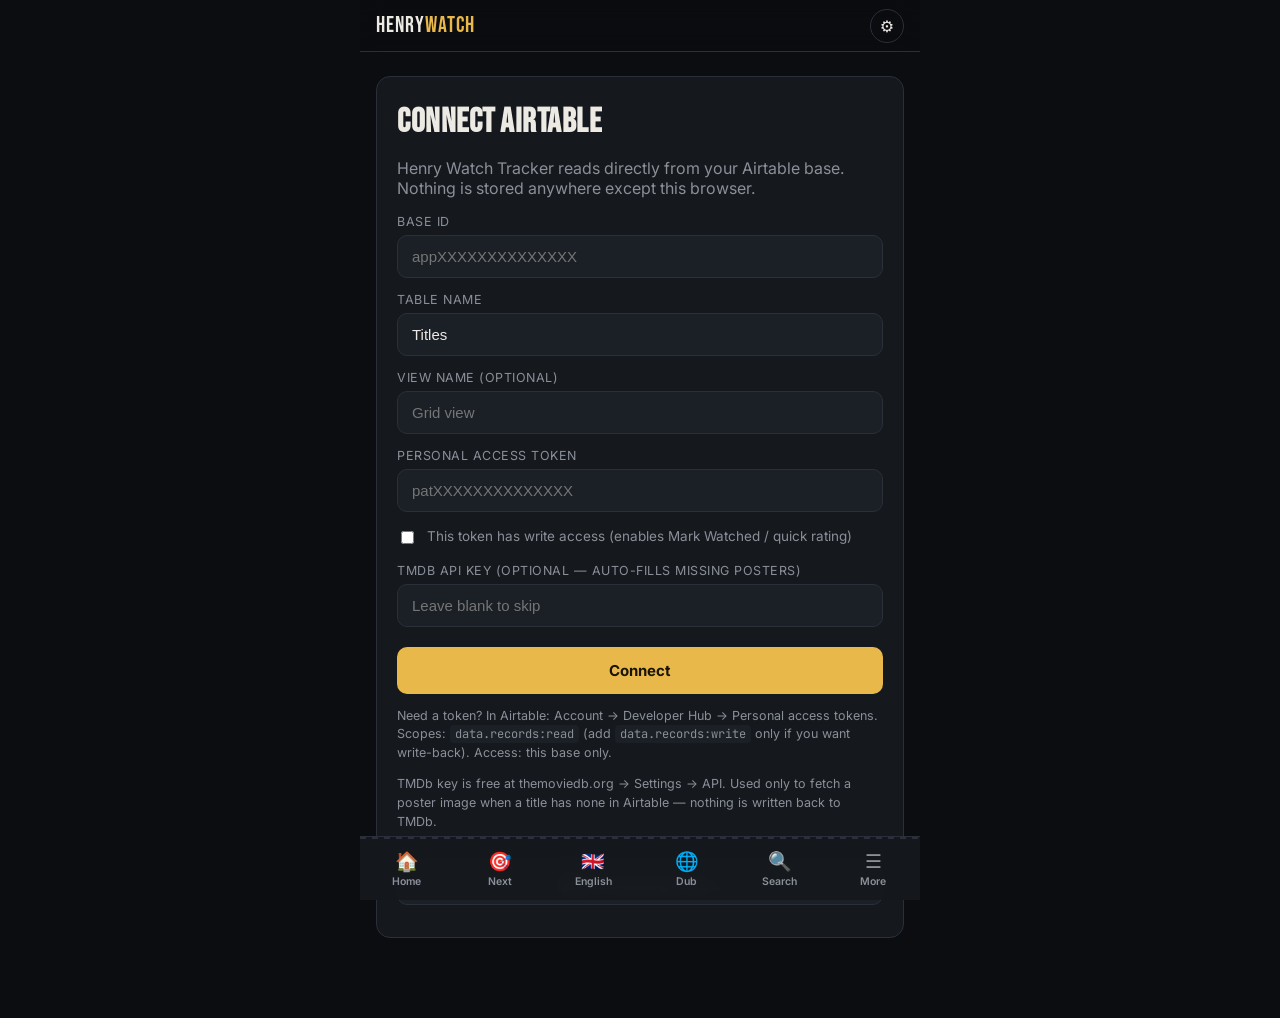
<file: index.html>
<!doctype html>
<html lang="en">
<head>
<meta charset="utf-8" />
<meta name="viewport" content="width=device-width, initial-scale=1, viewport-fit=cover" />
<title>Henry Watch Tracker v6</title>
<meta name="theme-color" content="#0B0D10" />
<meta name="description" content="A private mobile watch tracker for Henry, backed by Airtable." />

<link rel="manifest" href="manifest.json" />
<link rel="icon" href="icons/icon-192.png" />
<link rel="apple-touch-icon" href="icons/icon-192.png" />
<meta name="apple-mobile-web-app-capable" content="yes" />
<meta name="apple-mobile-web-app-status-bar-style" content="black-translucent" />
<meta name="apple-mobile-web-app-title" content="Watch Tracker" />

<link rel="preconnect" href="https://fonts.googleapis.com" />
<link rel="preconnect" href="https://fonts.gstatic.com" crossorigin />
<link href="https://fonts.googleapis.com/css2?family=Bebas+Neue&family=Inter:wght@400;500;600;700&family=JetBrains+Mono:wght@500;700&display=swap" rel="stylesheet" />

<link rel="stylesheet" href="style.css" />
</head>
<body>

<!-- ===== Top bar ===== -->
<header class="topbar">
  <div class="topbar-inner">
    <span class="brand">HENRY<span class="brand-accent">WATCH</span></span>
    <button id="configBtn" class="icon-btn" aria-label="Settings" title="Airtable connection settings">⚙</button>
  </div>
</header>

<!-- ===== Screens ===== -->
<main id="app">

  <!-- Connection gate -->
  <section id="screen-setup" class="screen">
    <div class="setup-card">
      <h1 class="ticket-title">Connect Airtable</h1>
      <p class="muted">Henry Watch Tracker reads directly from your Airtable base. Nothing is stored anywhere except this browser.</p>
      <label class="field">
        <span>Base ID</span>
        <input id="cfgBaseId" type="text" placeholder="appXXXXXXXXXXXXXX" autocomplete="off" />
      </label>
      <label class="field">
        <span>Table name</span>
        <input id="cfgTable" type="text" placeholder="Titles" autocomplete="off" value="Titles" />
      </label>
      <label class="field">
        <span>View name (optional)</span>
        <input id="cfgView" type="text" placeholder="Grid view" autocomplete="off" />
      </label>
      <label class="field">
        <span>Personal Access Token</span>
        <input id="cfgToken" type="password" placeholder="patXXXXXXXXXXXXXX" autocomplete="off" />
      </label>
      <label class="checkbox-row">
        <input id="cfgWriteEnabled" type="checkbox" />
        <span>This token has write access (enables Mark Watched / quick rating)</span>
      </label>
      <label class="field">
        <span>TMDb API Key (optional — auto-fills missing posters)</span>
        <input id="cfgTmdbKey" type="password" placeholder="Leave blank to skip" autocomplete="off" />
      </label>
      <button id="cfgSaveBtn" class="btn-primary full">Connect</button>
      <p class="muted small">Need a token? In Airtable: Account → Developer Hub → Personal access tokens. Scopes: <code>data.records:read</code> (add <code>data.records:write</code> only if you want write-back). Access: this base only.</p>
      <p class="muted small">TMDb key is free at themoviedb.org → Settings → API. Used only to fetch a poster image when a title has none in Airtable — nothing is written back to TMDb.</p>

      <div class="settings-divider"></div>
      <button id="fetchMissingPostersBtn" class="btn-secondary full">🖼 Fetch Missing Posters</button>
      <p id="posterFetchStatus" class="muted small"></p>
    </div>
  </section>

  <!-- Dashboard -->
  <section id="screen-dashboard" class="screen">
    <div class="screen-header">
      <h1 class="ticket-title">Henry's Queue</h1>
      <button class="link-btn" data-refresh>↻ Refresh</button>
    </div>

    <div id="installBanner" class="install-banner">
      <div class="install-banner-text"><b>Install Henry Watch Tracker</b>Add to your home screen for full-screen access</div>
      <button id="installBannerBtn" class="install-banner-btn">Install</button>
      <button id="installBannerClose" class="install-banner-close">✕</button>
    </div>

    <div id="heroWrap"></div>

    <div class="pick-bar">
      <button id="pickSomethingBtn" class="btn-pick">🎲 Pick Something</button>
      <button id="moodPickerBtn" class="btn-mood">🌙 Tonight's Mood</button>
    </div>

    <div id="rowsContainer"></div>

    <div class="dash-block">
      <h2 class="section-label">Jump in</h2>
      <div class="quicklinks">
        <button class="quicklink" data-goto="bulkimport">⚡ Quick Add</button>
        <button class="quicklink" data-goto="hiddengems">💎 Hidden Gems</button>
        <button class="quicklink" data-goto="favorites">★ Favorites</button>
        <button class="quicklink" data-goto="needrating">✍️ Need Rating</button>
        <button class="quicklink" id="dashStatsBtn">📊 Stats</button>
      </div>
    </div>
  </section>

  <!-- Generic list screen template (reused for several views) -->
  <section id="screen-list" class="screen">
    <div class="screen-header">
      <h1 id="listTitle" class="ticket-title">List</h1>
      <span id="listCount" class="count-pill">0</span>
    </div>
    <div id="listSubfilters" class="subfilter-row"></div>
    <div id="listContainer" class="poster-grid"></div>
    <div id="listEmpty" class="empty-state hidden">
      <p>Nothing here yet.</p>
    </div>
  </section>

  <!-- Search -->
  <section id="screen-search" class="screen">
    <div class="screen-header">
      <h1 class="ticket-title">Search</h1>
    </div>
    <input id="searchInput" class="search-input" type="search" placeholder="Search title, type, genre, mood, streaming…" />
    <div id="searchContainer" class="poster-grid"></div>
  </section>

  <!-- Stats -->
  <section id="screen-stats" class="screen">
    <div class="screen-header">
      <h1 class="ticket-title">Stats</h1>
    </div>
    <div id="statsBody"></div>
  </section>

  <!-- Add Recommendation -->
  <section id="screen-addrec" class="screen">
    <div class="screen-header">
      <h1 class="ticket-title">Add Recommendation</h1>
    </div>
    <div class="form-card">
      <label class="field">
        <span>Title *</span>
        <input id="arTitle" type="text" placeholder="e.g. Shot Caller" />
      </label>
      <div class="form-row">
        <label class="field">
          <span>Type</span>
          <select id="arType">
            <option>Movie</option>
            <option>TV Show</option>
            <option>Episode</option>
            <option>Special</option>
          </select>
        </label>
        <label class="field">
          <span>Year</span>
          <input id="arYear" type="number" placeholder="2017" />
        </label>
      </div>
      <label class="field">
        <span>Language</span>
        <select id="arLanguage">
          <option value="English">English</option>
          <option value="Foreign - Dubbed">Foreign Dub</option>
        </select>
      </label>
      <label class="field">
        <span>Priority Queue</span>
        <select id="arPriority">
          <option>Watch Next</option>
          <option>High Priority</option>
          <option>Watch Soon</option>
          <option>Backlog</option>
          <option>Someday</option>
        </select>
      </label>
      <label class="field">
        <span>Mood (tap any that apply)</span>
        <div class="mood-select-grid" id="arMoodGrid">
          <button class="mood-select-chip" data-mood="Tactical/Military">Tactical/Military</button>
          <button class="mood-select-chip" data-mood="Crime/Thriller">Crime/Thriller</button>
          <button class="mood-select-chip" data-mood="Sci-Fi">Sci-Fi</button>
          <button class="mood-select-chip" data-mood="Survival">Survival</button>
          <button class="mood-select-chip" data-mood="Mind-Bending">Mind-Bending</button>
          <button class="mood-select-chip" data-mood="Dark Comedy">Dark Comedy</button>
          <button class="mood-select-chip" data-mood="True Story">True Story</button>
          <button class="mood-select-chip" data-mood="Comfort Watch">Comfort Watch</button>
          <button class="mood-select-chip" data-mood="Post-Apocalyptic">Post-Apocalyptic</button>
        </div>
      </label>
      <label class="field">
        <span>Match %</span>
        <input id="arMatch" type="number" min="0" max="100" placeholder="95" />
      </label>
      <label class="field">
        <span>Why It Was Recommended</span>
        <textarea id="arWhy" placeholder="Matches Sicario, Wind River, End of Watch…"></textarea>
      </label>
      <label class="field">
        <span>Current Streaming</span>
        <input id="arStreaming" type="text" placeholder="e.g. Netflix (comma-separated if multiple)" />
      </label>
      <label class="field">
        <span>Notes</span>
        <textarea id="arNotes" placeholder="Optional"></textarea>
      </label>
      <button id="arSaveBtn" class="btn-primary full">Save to Airtable</button>
      <p id="arWriteWarning" class="muted small hidden">Read-only mode — enable a write-scoped token in Settings before adding recommendations.</p>
    </div>
  </section>

  <!-- Bulk Paste Import -->
  <section id="screen-bulkimport" class="screen">
    <div class="screen-header">
      <h1 class="ticket-title">Quick Add</h1>
    </div>
    <p class="muted small">Paste recommendations from ChatGPT, one per line, in this format:</p>
    <div class="bulk-format-hint">Title | Type | Year | Language | Priority Queue | Mood | Match % | Why It Was Recommended | Current Streaming

Shot Caller | Movie | 2017 | English | Watch Next | Crime/Thriller | 99 | Because it matches Sicario, Wind River, End of Watch, and Shooter. | Netflix</div>
    <textarea id="bulkTextarea" class="bulk-textarea" placeholder="Paste lines here…"></textarea>
    <button id="bulkImportBtn" class="btn-primary full">Preview</button>
    <p id="bulkWriteWarning" class="muted small hidden">Read-only mode — enable a write-scoped token in Settings before importing.</p>

    <div id="bulkPreviewWrap" class="hidden">
      <div class="bulk-summary" id="bulkPreviewSummary"></div>
      <div id="bulkPreviewList" class="bulk-results"></div>
      <div class="detail-actions" style="margin-top:14px">
        <button id="bulkConfirmBtn" class="btn-primary">✔ Confirm &amp; Save</button>
        <button id="bulkCancelBtn" class="btn-secondary">Cancel</button>
      </div>
    </div>

    <div id="bulkResults" class="bulk-results"></div>
  </section>

  <!-- Install Help -->
  <section id="screen-install" class="screen">
    <div class="screen-header">
      <h1 class="ticket-title">Install App</h1>
    </div>
    <p class="muted small">Add Henry Watch Tracker to your home screen so it opens full-screen, like a native app — no browser bar, no address bar.</p>
    <div class="install-steps">
      <div class="install-step">
        <div class="install-step-num">1</div>
        <div class="install-step-text"><b>Open this site in Chrome</b><p>Make sure you're using Chrome on Android, not another browser.</p></div>
      </div>
      <div class="install-step">
        <div class="install-step-num">2</div>
        <div class="install-step-text"><b>Tap the ⋮ menu</b><p>Top-right corner of Chrome.</p></div>
      </div>
      <div class="install-step">
        <div class="install-step-num">3</div>
        <div class="install-step-text"><b>Tap "Add to Home screen" or "Install app"</b><p>Chrome may show either label depending on your version.</p></div>
      </div>
      <div class="install-step">
        <div class="install-step-num">4</div>
        <div class="install-step-text"><b>Confirm</b><p>An app icon appears on your home screen. Tap it to launch full-screen.</p></div>
      </div>
    </div>
    <div class="install-note">If you see an automatic "Install" banner at the top of Home, that does the same thing in one tap.</div>
  </section>

  <div id="detailOverlay" class="overlay hidden">
    <div id="detailSheet" class="sheet"></div>
  </div>

  <div id="toast" class="toast hidden"></div>
</main>

<!-- ===== Bottom nav ===== -->
<nav class="bottomnav" id="bottomnav">
  <button class="navbtn active" data-screen="dashboard" data-icon="🏠"><span class="navicon">🏠</span><span>Home</span></button>
  <button class="navbtn" data-screen="watchnext" data-icon="🎯"><span class="navicon">🎯</span><span>Next</span></button>
  <button class="navbtn" data-screen="english" data-icon="🇬🇧"><span class="navicon">🇬🇧</span><span>English</span></button>
  <button class="navbtn" data-screen="foreign" data-icon="🌐"><span class="navicon">🌐</span><span>Dub</span></button>
  <button class="navbtn" data-screen="search" data-icon="🔍"><span class="navicon">🔍</span><span>Search</span></button>
  <button class="navbtn" data-screen="more" data-icon="☰"><span class="navicon">☰</span><span>More</span></button>
</nav>

<!-- More sheet -->
<div id="moreSheet" class="overlay hidden">
  <div class="sheet">
    <h2 class="ticket-title small">More</h2>
    <div class="more-grid">
      <button class="more-item" id="moreMoodBtn">🌙 Tonight's Mood</button>
      <button class="more-item" id="morePickBtn">🎲 Pick Something</button>
      <button class="more-item" data-screen="addrec">➕ Add Recommendation</button>
      <button class="more-item" data-screen="bulkimport">⚡ Quick Add</button>
      <button class="more-item" data-screen="previously">📼 Previously Watched</button>
      <button class="more-item" data-screen="favorites">★ Favorites</button>
      <button class="more-item" data-screen="rewatch">🔁 Rewatch Soon</button>
      <button class="more-item" data-screen="hiddengems">💎 Hidden Gems</button>
      <button class="more-item" data-screen="movies">🎬 Movies Only</button>
      <button class="more-item" data-screen="tvshows">📺 TV Shows Only</button>
      <button class="more-item" data-screen="highpriority">🔥 High Priority</button>
      <button class="more-item" data-screen="needrating">✍️ Need Rating</button>
      <button class="more-item" data-screen="stats">📊 Stats</button>
      <button class="more-item" data-screen="install">📲 Install App</button>
      <button class="more-item" id="moreSettingsBtn">⚙ Settings</button>
    </div>
  </div>
</div>

<!-- Tonight's Mood sheet -->
<div id="moodSheet" class="overlay hidden">
  <div class="sheet">
    <div class="close-sheet"></div>
    <h2 class="ticket-title small">Tonight's Mood</h2>
    <p class="muted small">Pick a mood — shows matching Watch List titles, best priority and match first.</p>
    <div class="mood-grid">
      <button class="mood-btn" data-mood="Tactical/Military">🎖 Tactical/Military</button>
      <button class="mood-btn" data-mood="Crime/Thriller">🔫 Crime/Thriller</button>
      <button class="mood-btn" data-mood="Sci-Fi">🚀 Sci-Fi</button>
      <button class="mood-btn" data-mood="Survival">🏕 Survival</button>
      <button class="mood-btn" data-mood="Mind-Bending">🌀 Mind-Bending</button>
      <button class="mood-btn" data-mood="Dark Comedy">😏 Dark Comedy</button>
      <button class="mood-btn" data-mood="True Story">📰 True Story</button>
      <button class="mood-btn" data-mood="Comfort Watch">🛋 Comfort Watch</button>
      <button class="mood-btn" data-mood="Post-Apocalyptic">☢ Post-Apocalyptic</button>
    </div>
  </div>
</div>

<!-- Pick Something sheet -->
<div id="pickSheet" class="overlay hidden">
  <div class="sheet">
    <div class="close-sheet"></div>
    <h2 class="ticket-title small">Pick Something</h2>
    <p class="muted small">Choose a pool to pick a random title from.</p>
    <div class="pick-options">
      <button class="pick-option" data-pick="watchnext">🎯 Watch Next only</button>
      <button class="pick-option" data-pick="allwatchlist">📋 All Watch List</button>
      <button class="pick-option" data-pick="english">🇬🇧 English only</button>
      <button class="pick-option" data-pick="foreign">🌐 Foreign Dub only</button>
      <button class="pick-option" data-pick="under2h">⏱ Under 2 Hours</button>
    </div>
    <div id="pickResultWrap"></div>
  </div>
</div>


<script src="app.js"></script>
</body>
</html>
</file>
<file: style.css>
:root {
  --bg: #0B0D10;
  --surface: #15181D;
  --surface-2: #1B1F26;
  --surface-3: #232832;
  --line: #2A2F39;
  --text: #ECEAE3;
  --muted: #8A8F99;
  --gold: #E8B84B;
  --gold-dim: #6B5A2C;
  --teal: #36C5B0;
  --red: #E2554A;
  --display: 'Bebas Neue', 'Inter', sans-serif;
  --body: 'Inter', -apple-system, system-ui, sans-serif;
  --mono: 'JetBrains Mono', monospace;
  --radius: 14px;
  --nav-h: 64px;
  --top-h: 52px;
}

* { box-sizing: border-box; }

html, body {
  margin: 0;
  padding: 0;
  background: var(--bg);
  color: var(--text);
  font-family: var(--body);
  -webkit-tap-highlight-color: transparent;
  overscroll-behavior-y: contain;
}

body {
  padding-top: var(--top-h);
  padding-bottom: calc(var(--nav-h) + env(safe-area-inset-bottom));
  min-height: 100vh;
}

button { font-family: inherit; }

.hidden { display: none !important; }

/* ===== Top bar ===== */
.topbar {
  position: fixed;
  top: 0; left: 0; right: 0;
  height: var(--top-h);
  background: rgba(11,13,16,0.92);
  backdrop-filter: blur(10px);
  border-bottom: 1px solid var(--line);
  z-index: 50;
}
.topbar-inner {
  height: 100%;
  display: flex;
  align-items: center;
  justify-content: space-between;
  padding: 0 16px;
}
.brand {
  font-family: var(--display);
  font-size: 22px;
  letter-spacing: 1px;
  color: var(--text);
}
.brand-accent { color: var(--gold); }
.icon-btn {
  background: none;
  border: 1px solid var(--line);
  color: var(--text);
  width: 34px; height: 34px;
  border-radius: 50%;
  font-size: 16px;
  display: flex; align-items: center; justify-content: center;
}

/* ===== Screens ===== */
#app { padding: 16px; }
.screen { display: none; animation: fadeIn .18s ease; }
.screen.active { display: block; }
@keyframes fadeIn { from { opacity: 0; transform: translateY(4px); } to { opacity: 1; transform: translateY(0); } }

.screen-header {
  display: flex;
  align-items: baseline;
  justify-content: space-between;
  margin-bottom: 14px;
}
.ticket-title {
  font-family: var(--display);
  font-size: 34px;
  letter-spacing: 0.5px;
  margin: 4px 0 0;
  color: var(--text);
}
.ticket-title.small { font-size: 24px; }
.section-label {
  font-family: var(--display);
  font-size: 16px;
  letter-spacing: 1px;
  color: var(--muted);
  text-transform: uppercase;
  margin: 0 0 8px;
}
.muted { color: var(--muted); }
.muted.small { font-size: 12.5px; line-height: 1.5; }
.link-btn {
  background: none; border: none; color: var(--gold);
  font-weight: 600; font-size: 14px; padding: 6px 0;
}
.count-pill {
  background: var(--surface-2);
  border: 1px solid var(--line);
  color: var(--muted);
  font-family: var(--mono);
  font-size: 13px;
  padding: 3px 10px;
  border-radius: 999px;
}

/* ===== Setup ===== */
.setup-card {
  background: var(--surface);
  border: 1px solid var(--line);
  border-radius: var(--radius);
  padding: 20px;
  margin-top: 8px;
}
.field { display: block; margin: 14px 0; }
.field span { display: block; font-size: 12.5px; color: var(--muted); margin-bottom: 6px; text-transform: uppercase; letter-spacing: 0.5px; }
.field input {
  width: 100%;
  background: var(--surface-2);
  border: 1px solid var(--line);
  color: var(--text);
  border-radius: 10px;
  padding: 12px 14px;
  font-size: 15px;
}
.field input:focus { outline: none; border-color: var(--gold); }
.checkbox-row { display: flex; align-items: flex-start; gap: 10px; margin: 16px 0; font-size: 13.5px; color: var(--muted); }
.checkbox-row input { margin-top: 3px; }
.btn-primary {
  background: var(--gold);
  color: #1A1404;
  border: none;
  font-weight: 700;
  font-size: 15px;
  padding: 14px 20px;
  border-radius: 10px;
}
.btn-primary.full { width: 100%; margin-top: 6px; }
code { background: var(--surface-2); padding: 1px 5px; border-radius: 4px; font-family: var(--mono); font-size: 12px; }

/* ===== Stat grid ===== */
.stat-grid {
  display: grid;
  grid-template-columns: repeat(3, 1fr);
  gap: 10px;
  margin-bottom: 22px;
}
.stat-tile {
  background: var(--surface);
  border: 1px solid var(--line);
  border-radius: 12px;
  padding: 14px 10px;
  text-align: center;
}
.stat-num {
  font-family: var(--mono);
  font-weight: 700;
  font-size: 22px;
  color: var(--gold);
  display: block;
}
.stat-label {
  font-size: 11px;
  color: var(--muted);
  text-transform: uppercase;
  letter-spacing: 0.4px;
  margin-top: 2px;
  display: block;
}
.dash-block { margin-bottom: 24px; }
.chip-row { display: flex; flex-wrap: wrap; gap: 8px; }
.chip {
  background: var(--surface-2);
  border: 1px solid var(--line);
  color: var(--text);
  font-size: 12.5px;
  padding: 6px 12px;
  border-radius: 999px;
}
.chip b { color: var(--gold); font-family: var(--mono); margin-left: 4px; }
.quicklinks { display: grid; grid-template-columns: 1fr 1fr; gap: 10px; }
.quicklink {
  background: var(--surface);
  border: 1px solid var(--line);
  color: var(--text);
  padding: 16px 10px;
  border-radius: 12px;
  font-size: 14px;
  font-weight: 600;
  text-align: left;
}
.quicklink:active { background: var(--surface-3); }

/* ===== Sub filters (chips row at top of list screens) ===== */
.subfilter-row {
  display: flex;
  gap: 8px;
  overflow-x: auto;
  padding-bottom: 4px;
  margin-bottom: 14px;
  scrollbar-width: none;
}
.subfilter-row::-webkit-scrollbar { display: none; }
.subfilter-chip {
  flex: none;
  background: var(--surface-2);
  border: 1px solid var(--line);
  color: var(--muted);
  font-size: 12.5px;
  font-weight: 600;
  padding: 7px 13px;
  border-radius: 999px;
  white-space: nowrap;
}
.subfilter-chip.active {
  background: var(--gold);
  border-color: var(--gold);
  color: #1A1404;
}

/* ===== Cards ===== */
.card-list { display: flex; flex-direction: column; gap: 12px; }

/* Letterboxd-style poster wall — used by list/search screens instead of row-style cards */
.poster-grid {
  display: grid;
  grid-template-columns: repeat(3, 1fr);
  gap: 12px 10px;
}
.poster-grid .poster-card { width: 100%; }
.poster-grid .poster-card-img { width: 100%; height: auto; aspect-ratio: 2/3; }

.title-card {
  display: flex;
  background: var(--surface);
  border: 1px solid var(--line);
  border-left: 3px solid var(--gold);
  border-radius: var(--radius);
  overflow: hidden;
  position: relative;
}
.title-card { transition: background .12s ease, transform .12s ease; }
.title-card:active { background: var(--surface-2); transform: scale(0.985); }
.card-poster {
  width: 96px;
  min-width: 96px;
  background: var(--surface-2) center/cover no-repeat;
  display: flex; align-items: center; justify-content: center;
  color: var(--muted);
  font-size: 24px;
  position: relative;
}
.card-poster.noimg {
  background: linear-gradient(165deg, #3A2E18 0%, #20242C 55%, #15181D 100%);
  background-image:
    radial-gradient(circle at 30% 20%, rgba(232,184,75,0.18), transparent 55%),
    repeating-linear-gradient(0deg, rgba(255,255,255,0.025) 0 2px, transparent 2px 5px),
    linear-gradient(165deg, #3A2E18 0%, #20242C 55%, #15181D 100%);
  display: flex;
  align-items: center;
  justify-content: center;
  padding: 8px;
  text-align: center;
}
.card-poster.noimg .noimg-initial {
  font-family: var(--display);
  font-size: 30px;
  color: var(--gold);
  opacity: 0.85;
  letter-spacing: 1px;
}
.card-body {
  flex: 1;
  padding: 11px 13px;
  min-width: 0;
  position: relative;
}
.card-divider {
  border-top: 1px dashed var(--line);
  margin: 8px 0;
}
.card-top-row { display: flex; justify-content: space-between; align-items: flex-start; gap: 10px; }
.card-title {
  font-weight: 700;
  font-size: 15px;
  line-height: 1.32;
  margin: 0;
  overflow: hidden;
  text-overflow: ellipsis;
  display: -webkit-box;
  -webkit-line-clamp: 2;
  -webkit-box-orient: vertical;
  word-break: break-word;
}
.card-meta { font-size: 11.5px; color: var(--muted); margin-top: 3px; }
.match-badge {
  flex: none;
  width: 36px; height: 36px;
  border-radius: 50%;
  border: 2px solid var(--gold);
  display: flex; align-items: center; justify-content: center;
  font-family: var(--mono);
  font-size: 10.5px;
  font-weight: 700;
  color: var(--gold);
  background: rgba(11,13,16,0.5);
}

.chip-mini-row { display: flex; flex-wrap: wrap; gap: 5px; margin-top: 6px; }
.chip-mini {
  font-size: 10.5px;
  padding: 3px 8px;
  border-radius: 999px;
  background: var(--surface-2);
  border: 1px solid var(--line);
  color: var(--muted);
}
.chip-mini.priority-watchnext { color: var(--red); border-color: var(--red); }
.chip-mini.priority-high { color: var(--gold); border-color: var(--gold); }
.chip-mini.lang-foreign { color: var(--teal); border-color: var(--teal); }
.card-why {
  font-size: 11.5px;
  color: var(--muted);
  margin-top: 6px;
  overflow: hidden;
  text-overflow: ellipsis;
  display: -webkit-box;
  -webkit-line-clamp: 2;
  -webkit-box-orient: vertical;
}
.card-bottom-row {
  display: flex;
  align-items: center;
  justify-content: space-between;
  margin-top: 7px;
}
.stars { color: var(--gold); font-size: 12px; letter-spacing: 1px; }
.stream-chip {
  display: inline-flex;
  align-items: center;
  gap: 5px;
  font-size: 10.5px;
  font-weight: 600;
  color: var(--text);
  background: color-mix(in srgb, var(--sc) 18%, transparent);
  border: 1px solid color-mix(in srgb, var(--sc) 55%, transparent);
  padding: 3px 9px 3px 5px;
  border-radius: 999px;
}
.stream-dot {
  width: 14px; height: 14px;
  border-radius: 4px;
  background: var(--sc);
  color: #fff;
  font-size: 8px;
  font-weight: 800;
  display: flex; align-items: center; justify-content: center;
  flex: none;
}

/* ===== Search ===== */
.search-input {
  width: 100%;
  background: var(--surface);
  border: 1px solid var(--line);
  color: var(--text);
  padding: 13px 16px;
  border-radius: 12px;
  font-size: 15px;
  margin-bottom: 14px;
}
.search-input:focus { outline: none; border-color: var(--gold); }

/* ===== Empty state ===== */
.empty-state { text-align: center; padding: 60px 20px; color: var(--muted); }

/* ===== Bottom nav ===== */
.bottomnav {
  position: fixed;
  bottom: 0; left: 0; right: 0;
  height: calc(var(--nav-h) + env(safe-area-inset-bottom));
  padding-bottom: env(safe-area-inset-bottom);
  background: rgba(21,24,29,0.96);
  backdrop-filter: blur(10px);
  border-top: 1px solid var(--line);
  display: flex;
  z-index: 50;
}
.bottomnav::before {
  content: "";
  position: absolute;
  top: 0; left: 0; right: 0;
  height: 2px;
  background: repeating-linear-gradient(90deg, var(--line) 0 6px, transparent 6px 12px);
}
.navbtn {
  flex: 1;
  background: none;
  border: none;
  color: var(--muted);
  display: flex;
  flex-direction: column;
  align-items: center;
  justify-content: center;
  gap: 2px;
  font-size: 10.5px;
  font-weight: 600;
}
.navicon { font-size: 19px; }
.navbtn.active { color: var(--gold); }

/* ===== Overlays / sheets ===== */
.overlay {
  position: fixed; inset: 0;
  background: rgba(0,0,0,0.55);
  z-index: 80;
  display: flex;
  align-items: flex-end;
}
.sheet {
  background: var(--surface);
  border-top: 1px solid var(--line);
  border-radius: 18px 18px 0 0;
  width: 100%;
  max-height: 86vh;
  overflow-y: auto;
  padding: 18px 18px calc(24px + env(safe-area-inset-bottom));
  animation: slideUp .2s ease;
  position: relative;
}
@keyframes slideUp { from { transform: translateY(24px); opacity: .5; } to { transform: translateY(0); opacity: 1; } }
.more-grid { display: grid; grid-template-columns: 1fr 1fr; gap: 10px; margin-top: 12px; }
.more-item {
  background: var(--surface-2);
  border: 1px solid var(--line);
  color: var(--text);
  padding: 16px 10px;
  border-radius: 12px;
  font-size: 13.5px;
  font-weight: 600;
  text-align: left;
}

/* ===== Detail sheet ===== */
.detail-banner {
  position: absolute;
  top: 0; left: 0; right: 0;
  height: 170px;
  background-size: cover;
  background-position: center;
  filter: blur(18px) brightness(0.55) saturate(1.2);
  transform: scale(1.15);
  opacity: 0.9;
  z-index: 0;
  border-radius: 18px 18px 0 0;
}
.detail-poster-wrap { position: relative; z-index: 1; padding-top: 36px; }
.detail-poster {
  width: 64%;
  margin: 0 auto;
  aspect-ratio: 2/3;
  max-height: 320px;
  background: var(--surface-2) center/cover no-repeat;
  border-radius: 12px;
  margin-bottom: 14px;
  box-shadow: 0 10px 28px rgba(0,0,0,0.5);
  border: 1px solid rgba(255,255,255,0.08);
}
.detail-poster.noimg {
  display: flex; align-items: center; justify-content: center;
  background:
    radial-gradient(circle at 30% 20%, rgba(232,184,75,0.2), transparent 55%),
    linear-gradient(165deg, #3A2E18 0%, #20242C 55%, #15181D 100%);
  padding: 16px;
  text-align: center;
}
.detail-poster.noimg .noimg-title {
  font-family: var(--display);
  font-size: 22px;
  color: var(--gold);
  line-height: 1.2;
}
.detail-title { font-family: var(--display); font-size: 28px; margin: 0 0 2px; position: relative; z-index: 1; }
.detail-meta { color: var(--muted); font-size: 13px; margin-bottom: 12px; position: relative; z-index: 1; }
.detail-section { margin-bottom: 16px; position: relative; z-index: 1; }
.btn-secondary.btn-active { border-color: var(--gold); color: var(--gold); background: rgba(232,184,75,0.1); }

/* ---- Skeleton loading shimmer (while TMDb poster resolves) ---- */
.skeleton {
  position: relative;
  overflow: hidden;
  background: linear-gradient(110deg, var(--surface-2) 8%, var(--surface-3) 18%, var(--surface-2) 33%);
  background-size: 200% 100%;
  animation: shimmer 1.4s ease-in-out infinite;
}
@keyframes shimmer {
  0% { background-position: 200% 0; }
  100% { background-position: -200% 0; }
}
.poster-fade-in { animation: posterFadeIn .35s ease; }
@keyframes posterFadeIn { from { opacity: 0; filter: brightness(0.7); } to { opacity: 1; filter: brightness(1); } }
.hero-card.has-poster { animation: posterFadeIn .4s ease; }
.detail-label { font-size: 11px; text-transform: uppercase; letter-spacing: .5px; color: var(--muted); margin-bottom: 6px; }
.detail-actions { display: flex; gap: 10px; margin-top: 8px; flex-wrap: wrap; }
.btn-secondary {
  background: var(--surface-2);
  border: 1px solid var(--line);
  color: var(--text);
  padding: 11px 16px;
  border-radius: 10px;
  font-size: 13.5px;
  font-weight: 600;
}
.btn-secondary.full { width: 100%; text-align: center; }
.settings-divider { border-top: 1px solid var(--line); margin: 18px 0 14px; }
.btn-secondary.disabled { opacity: .4; }
.btn-primary.disabled, .btn-secondary.disabled { opacity: .4; pointer-events: none; }
.close-sheet {
  width: 36px; height: 4px;
  background: rgba(255,255,255,0.4);
  border-radius: 4px;
  margin: 0 auto 14px;
  position: relative;
  z-index: 1;
}

/* ===== Toast ===== */
.toast {
  position: fixed;
  bottom: calc(var(--nav-h) + 16px + env(safe-area-inset-bottom));
  left: 50%;
  transform: translateX(-50%);
  background: var(--surface-3);
  border: 1px solid var(--line);
  color: var(--text);
  padding: 10px 18px;
  border-radius: 999px;
  font-size: 13px;
  z-index: 100;
  box-shadow: 0 6px 24px rgba(0,0,0,0.4);
}

/* ===== Scrollbar tidy ===== */
::-webkit-scrollbar { width: 0; height: 0; }

@media (min-width: 720px) {
  #app { max-width: 560px; margin: 0 auto; }
  .bottomnav, .topbar { max-width: 560px; left: 50%; transform: translateX(-50%); }
}

/* ===================================================
   v2 additions — hero, rows, poster cards, pickers
   =================================================== */

/* ---- Hero card ---- */
.hero-card {
  position: relative;
  border-radius: 18px;
  overflow: hidden;
  min-height: 230px;
  background: linear-gradient(160deg, #2A2014, #15181D 60%);
  border: 1px solid var(--line);
  margin-bottom: 18px;
  display: flex;
  align-items: flex-end;
}
.hero-card.has-poster { background-size: cover; background-position: center; }
.hero-scrim {
  position: absolute; inset: 0;
  background: linear-gradient(180deg, rgba(11,13,16,0.05) 0%, rgba(11,13,16,0.55) 55%, rgba(11,13,16,0.96) 100%);
}
.hero-content { position: relative; padding: 16px; width: 100%; }
.hero-eyebrow {
  font-family: var(--mono);
  font-size: 11px;
  letter-spacing: 1px;
  color: var(--gold);
  text-transform: uppercase;
  margin-bottom: 6px;
  display: flex;
  align-items: center;
  gap: 6px;
}
.hero-title {
  font-family: var(--display);
  font-size: 30px;
  line-height: 1.05;
  margin: 0 0 4px;
}
.hero-meta { font-size: 12.5px; color: var(--muted); margin-bottom: 8px; }
.hero-chip-row { display: flex; flex-wrap: wrap; gap: 6px; margin-bottom: 10px; }
.hero-why {
  font-size: 12.5px;
  color: #D8D5CC;
  margin-bottom: 12px;
  display: -webkit-box;
  -webkit-line-clamp: 2;
  -webkit-box-orient: vertical;
  overflow: hidden;
}
.hero-actions { display: flex; gap: 8px; flex-wrap: wrap; }
.hero-btn {
  border: none;
  border-radius: 10px;
  padding: 14px 14px;
  font-size: 13px;
  font-weight: 700;
  min-height: 44px;
  transition: transform .12s ease;
}
.hero-btn:active { transform: scale(0.96); }
}
.hero-btn.primary { background: var(--gold); color: #1A1404; flex: 1.4; }
.hero-btn.secondary { background: rgba(255,255,255,0.12); color: var(--text); flex: 1; }
.hero-empty {
  border: 1px dashed var(--line);
  border-radius: 16px;
  padding: 26px 16px;
  text-align: center;
  color: var(--muted);
  margin-bottom: 18px;
}

/* ---- Pick bar ---- */
.pick-bar { display: flex; gap: 10px; margin-bottom: 22px; }
.btn-pick, .btn-mood {
  flex: 1;
  border: 1px solid var(--line);
  border-radius: 12px;
  padding: 13px 10px;
  font-size: 13.5px;
  font-weight: 700;
  background: var(--surface);
  color: var(--text);
}
.btn-pick { border-color: var(--gold); color: var(--gold); }
.btn-pick:active, .btn-mood:active { background: var(--surface-2); }

/* ---- Horizontal rows ---- */
.row-block { margin-bottom: 24px; opacity: 0; animation: rowFadeIn .35s ease forwards; }
@keyframes rowFadeIn { from { opacity: 0; transform: translateY(8px); } to { opacity: 1; transform: translateY(0); } }
.row-header {
  display: flex;
  align-items: center;
  justify-content: space-between;
  margin-bottom: 10px;
}
.row-header h2 { margin: 0; }
.row-seeall { font-size: 11.5px; color: var(--muted); font-weight: 600; background: none; border: none; }
.row-scroll {
  display: flex;
  gap: 10px;
  overflow-x: auto;
  padding-bottom: 4px;
  scroll-snap-type: x proximity;
}
.row-scroll::-webkit-scrollbar { display: none; }

/* ---- Poster card (horizontal row item) ---- */
.poster-card {
  flex: none;
  width: 132px;
  scroll-snap-align: start;
  cursor: pointer;
}
.poster-card:active .poster-card-img { transform: scale(0.94); }
.poster-card-img {
  width: 132px;
  transition: transform .15s ease;
  height: 192px;
  border-radius: 11px;
  background: var(--surface-2) center/cover no-repeat;
  position: relative;
  border: 1px solid var(--line);
  overflow: hidden;
  box-shadow: 0 6px 16px rgba(0,0,0,0.35);
}
.poster-card-img.noimg {
  background:
    radial-gradient(circle at 28% 22%, rgba(232,184,75,0.22), transparent 50%),
    repeating-linear-gradient(0deg, rgba(255,255,255,0.03) 0 2px, transparent 2px 6px),
    linear-gradient(160deg, #3A2E18 0%, #20242C 55%, #15181D 100%);
  display: flex;
  flex-direction: column;
  align-items: center;
  justify-content: center;
  padding: 10px;
  text-align: center;
}
.noimg-frame {
  position: absolute; inset: 7px;
  border: 1px solid rgba(232,184,75,0.35);
  border-radius: 6px;
  pointer-events: none;
}
.poster-card-img.noimg .noimg-title {
  font-family: var(--display);
  font-size: 15px;
  letter-spacing: 0.3px;
  color: var(--text);
  line-height: 1.2;
  display: -webkit-box;
  -webkit-line-clamp: 4;
  -webkit-box-orient: vertical;
  overflow: hidden;
}
.poster-card-img.noimg .noimg-tag {
  font-family: var(--mono);
  font-size: 9px;
  color: var(--gold);
  letter-spacing: 1px;
  text-transform: uppercase;
  margin-top: 8px;
  opacity: 0.8;
}
.poster-match-badge {
  position: absolute;
  top: 7px; right: 7px;
  background: rgba(11,13,16,0.82);
  border: 1px solid var(--gold);
  color: var(--gold);
  font-family: var(--mono);
  font-size: 10px;
  font-weight: 700;
  padding: 2px 6px;
  border-radius: 999px;
  z-index: 2;
}
.poster-priority-badge {
  position: absolute;
  bottom: 7px; left: 7px;
  font-size: 9px;
  font-weight: 700;
  padding: 2px 7px;
  border-radius: 999px;
  background: rgba(11,13,16,0.82);
  border: 1px solid var(--red);
  color: var(--red);
  z-index: 2;
}
.poster-card-title {
  font-size: 12.5px;
  font-weight: 600;
  margin: 7px 0 2px;
  overflow: hidden;
  text-overflow: ellipsis;
  display: -webkit-box;
  -webkit-line-clamp: 2;
  -webkit-box-orient: vertical;
  line-height: 1.32;
  min-height: 32px;
  word-break: break-word;
}
.poster-card-sub { font-size: 10.5px; color: var(--muted); display: flex; align-items: center; justify-content: space-between; gap: 4px; }
.poster-card-sub .stars { font-size: 10px; }

/* ---- Mood sheet ---- */
.mood-grid { display: grid; grid-template-columns: 1fr 1fr; gap: 10px; margin-top: 14px; }
.mood-btn {
  background: var(--surface-2);
  border: 1px solid var(--line);
  color: var(--text);
  padding: 16px 10px;
  border-radius: 12px;
  font-size: 13.5px;
  font-weight: 600;
  text-align: left;
}
.mood-btn:active { background: var(--surface-3); border-color: var(--gold); }

/* ---- Pick sheet ---- */
.pick-options { display: flex; flex-direction: column; gap: 8px; margin-top: 14px; }
.pick-option {
  background: var(--surface-2);
  border: 1px solid var(--line);
  color: var(--text);
  padding: 13px 14px;
  border-radius: 10px;
  font-size: 14px;
  font-weight: 600;
  text-align: left;
}
.pick-option.active { border-color: var(--gold); color: var(--gold); }
#pickResultWrap { margin-top: 16px; }
.pick-empty { text-align: center; color: var(--muted); padding: 24px 10px; font-size: 13.5px; }
.pick-reroll {
  width: 100%;
  margin-top: 10px;
  background: var(--surface-3);
  border: 1px solid var(--line);
  color: var(--gold);
  padding: 12px;
  border-radius: 10px;
  font-weight: 700;
  font-size: 13.5px;
}

/* ---- Stats v2: cards + bars ---- */
.stat-grid2 {
  display: grid;
  grid-template-columns: repeat(3, 1fr);
  gap: 10px;
  margin-bottom: 22px;
}
.bar-list { display: flex; flex-direction: column; gap: 10px; }
.bar-row { display: grid; grid-template-columns: 90px 1fr 34px; align-items: center; gap: 8px; }
.bar-label { font-size: 12px; color: var(--text); overflow: hidden; text-overflow: ellipsis; white-space: nowrap; }
.bar-track { height: 9px; background: var(--surface-2); border-radius: 999px; overflow: hidden; border: 1px solid var(--line); }
.bar-fill { height: 100%; background: linear-gradient(90deg, var(--gold-dim), var(--gold)); border-radius: 999px; }
.bar-count { font-family: var(--mono); font-size: 11.5px; color: var(--muted); text-align: right; }

/* ---- Inline rating buttons (detail sheet) ---- */
.rating-buttons { display: flex; gap: 5px; flex-wrap: wrap; margin-top: 6px; }
.rate-btn {
  width: 38px; height: 38px;
  border-radius: 9px;
  border: 1px solid var(--line);
  background: var(--surface-2);
  color: var(--muted);
  font-family: var(--mono);
  font-size: 13px;
  font-weight: 700;
  transition: transform .12s ease, background .12s ease;
}
.rate-btn:active { transform: scale(0.92); }
.rate-btn.active { background: var(--gold); border-color: var(--gold); color: #1A1404; }
.rating-row-label { font-size: 11px; color: var(--muted); text-transform: uppercase; letter-spacing: .5px; margin: 10px 0 4px; }

.detail-poster.large { max-height: 380px; }
.detail-section h3 { font-family: var(--display); font-size: 16px; letter-spacing: .5px; margin: 0 0 8px; color: var(--gold); }
.smart-reason {
  margin-top: 8px;
  font-size: 12.5px;
  color: var(--teal);
  background: rgba(54,197,176,0.08);
  border: 1px solid rgba(54,197,176,0.3);
  border-radius: 9px;
  padding: 8px 11px;
}

/* ===================================================
   v3 additions — install flow, add rec, bulk import
   =================================================== */

/* ---- Install banner (shown when beforeinstallprompt fires) ---- */
.install-banner {
  display: none;
  align-items: center;
  justify-content: space-between;
  gap: 10px;
  background: linear-gradient(120deg, #2A2014, var(--surface));
  border: 1px solid var(--gold);
  border-radius: 12px;
  padding: 12px 14px;
  margin-bottom: 16px;
}
.install-banner.show { display: flex; }
.install-banner-text { font-size: 12.5px; color: var(--text); }
.install-banner-text b { color: var(--gold); display: block; font-size: 13.5px; margin-bottom: 1px; }
.install-banner-btn {
  flex: none;
  background: var(--gold);
  color: #1A1404;
  border: none;
  border-radius: 8px;
  padding: 9px 14px;
  font-size: 12.5px;
  font-weight: 700;
}
.install-banner-close { background: none; border: none; color: var(--muted); font-size: 16px; padding: 0 2px; }

/* ---- Install help screen ---- */
.install-steps { display: flex; flex-direction: column; gap: 12px; margin: 16px 0 24px; }
.install-step {
  display: flex;
  gap: 12px;
  background: var(--surface);
  border: 1px solid var(--line);
  border-radius: 12px;
  padding: 14px;
  align-items: flex-start;
}
.install-step-num {
  flex: none;
  width: 28px; height: 28px;
  border-radius: 50%;
  background: var(--gold);
  color: #1A1404;
  font-family: var(--mono);
  font-weight: 700;
  font-size: 13px;
  display: flex; align-items: center; justify-content: center;
}
.install-step-text b { display: block; font-size: 14px; margin-bottom: 2px; }
.install-step-text p { margin: 0; font-size: 12.5px; color: var(--muted); }
.install-note {
  background: var(--surface-2);
  border: 1px solid var(--line);
  border-radius: 10px;
  padding: 12px 14px;
  font-size: 12.5px;
  color: var(--muted);
  margin-bottom: 10px;
}

/* ---- Add Recommendation form ---- */
.form-card {
  background: var(--surface);
  border: 1px solid var(--line);
  border-radius: var(--radius);
  padding: 18px;
  margin-bottom: 24px;
}
.form-row { display: flex; gap: 10px; }
.form-row .field { flex: 1; }
.field select {
  width: 100%;
  background: var(--surface-2);
  border: 1px solid var(--line);
  color: var(--text);
  border-radius: 10px;
  padding: 12px 14px;
  font-size: 15px;
  appearance: none;
}
.field textarea {
  width: 100%;
  background: var(--surface-2);
  border: 1px solid var(--line);
  color: var(--text);
  border-radius: 10px;
  padding: 12px 14px;
  font-size: 14.5px;
  font-family: inherit;
  resize: vertical;
  min-height: 70px;
}
.field textarea:focus, .field select:focus { outline: none; border-color: var(--gold); }
.mood-select-grid { display: grid; grid-template-columns: 1fr 1fr; gap: 8px; margin-top: 4px; }
.mood-select-chip {
  background: var(--surface-2);
  border: 1px solid var(--line);
  color: var(--muted);
  font-size: 12.5px;
  font-weight: 600;
  padding: 9px 10px;
  border-radius: 9px;
  text-align: left;
}
.mood-select-chip.active { background: var(--gold); border-color: var(--gold); color: #1A1404; }

/* ---- Bulk import ---- */
.bulk-textarea {
  width: 100%;
  min-height: 180px;
  background: var(--surface);
  border: 1px solid var(--line);
  color: var(--text);
  border-radius: 12px;
  padding: 14px;
  font-family: var(--mono);
  font-size: 12.5px;
  line-height: 1.5;
  resize: vertical;
  margin-bottom: 12px;
}
.bulk-textarea:focus { outline: none; border-color: var(--gold); }
.bulk-format-hint {
  background: var(--surface-2);
  border: 1px solid var(--line);
  border-radius: 10px;
  padding: 12px 14px;
  font-size: 11.5px;
  color: var(--muted);
  font-family: var(--mono);
  margin-bottom: 14px;
  overflow-x: auto;
  white-space: pre;
}
.bulk-results { margin-top: 16px; display: flex; flex-direction: column; gap: 8px; }
.bulk-result-row {
  display: flex;
  justify-content: space-between;
  align-items: center;
  background: var(--surface);
  border: 1px solid var(--line);
  border-radius: 10px;
  padding: 10px 13px;
  font-size: 12.5px;
}
.bulk-result-row.created { border-left: 3px solid var(--teal); }
.bulk-result-row.updated { border-left: 3px solid var(--gold); }
.bulk-result-row.error { border-left: 3px solid var(--red); }
.bulk-result-tag {
  font-family: var(--mono);
  font-size: 9.5px;
  text-transform: uppercase;
  letter-spacing: .5px;
  padding: 2px 7px;
  border-radius: 999px;
  background: var(--surface-2);
}
.bulk-summary { font-size: 13px; color: var(--text); margin-bottom: 4px; font-weight: 600; }
</file>
